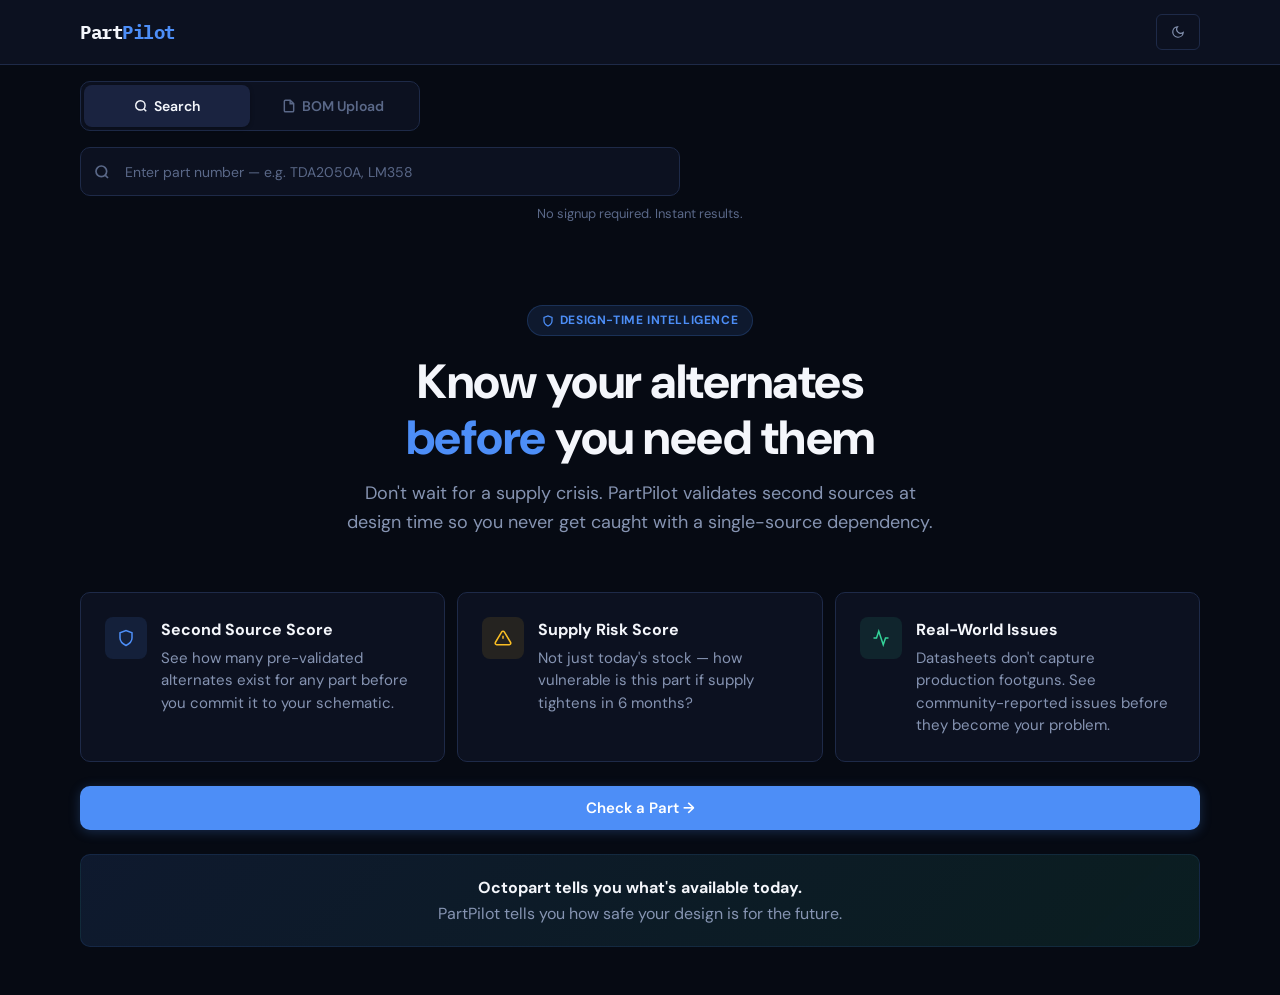
<file: index.html>
<!DOCTYPE html>
<html lang="en">
<head>
  <meta charset="UTF-8">
  <meta name="viewport" content="width=device-width, initial-scale=1.0">
  <title>PartPilot &mdash; Know Your Alternates Before You Need Them</title>
  <link rel="stylesheet" href="styles.css">
  <style>
    .hero { padding: 48px 0 32px; text-align: center; }
    .hero-pill {
      display: inline-flex; align-items: center; gap: 6px;
      padding: 5px 14px; background: var(--blue-dim);
      border: 1px solid rgba(77,142,247,0.2); border-radius: 100px;
      font-size: 12px; font-weight: 700; color: var(--blue);
      text-transform: uppercase; letter-spacing: 0.6px; margin-bottom: 18px;
    }
    .hero h1 {
      font-size: clamp(24px, 5vw, 48px);
      font-weight: 800; line-height: 1.15; letter-spacing: -0.5px; margin-bottom: 14px;
    }
    .hero h1 em { font-style: normal; color: var(--blue); }
    .hero .sub {
      font-size: clamp(15px, 2.5vw, 18px);
      color: var(--text-2); line-height: 1.6; max-width: 600px; margin: 0 auto;
    }
    .features { display: grid; grid-template-columns: 1fr; gap: 12px; }
    .feat {
      display: flex; align-items: flex-start; gap: 14px; padding: 20px;
      background: var(--bg-1); border: 1px solid var(--border-1);
      border-radius: var(--r); transition: all 0.2s;
    }
    .feat:hover { border-color: var(--border-2); background: var(--bg-2); }
    .feat-icon {
      flex-shrink: 0; width: 42px; height: 42px; border-radius: 8px;
      display: flex; align-items: center; justify-content: center;
    }
    .feat-icon.ic-blue { background: var(--blue-dim); color: var(--blue); }
    .feat-icon.ic-amber { background: var(--amber-dim); color: var(--amber); }
    .feat-icon.ic-green { background: var(--green-dim); color: var(--green); }
    .feat h4 { font-size: 15px; font-weight: 700; margin-bottom: 4px; }
    .feat p { font-size: 14px; color: var(--text-2); line-height: 1.5; }
    .diff {
      margin-top: 24px; padding: 20px;
      background: linear-gradient(135deg, var(--blue-dim), var(--green-dim));
      border: 1px solid rgba(77,142,247,0.12); border-radius: var(--r); text-align: center;
    }
    .diff p { font-size: 15px; color: var(--text-2); line-height: 1.6; }
    .diff strong { color: var(--text-0); }

    @media (min-width: 640px) { .features { grid-template-columns: 1fr 1fr; } .features .feat:last-child { grid-column: 1 / -1; } }
    @media (min-width: 768px) { .features { grid-template-columns: repeat(3,1fr); } .features .feat:last-child { grid-column: auto; } .hero { padding: 64px 0 48px; } }
    @media (min-width: 1024px) { .hero { padding: 80px 0 56px; } .feat { padding: 24px; } .feat h4 { font-size: 16px; } .feat p { font-size: 15px; } .diff p { font-size: 16px; } }
    @media (min-width: 1400px) { .hero { padding: 100px 0 64px; } .hero h1 { font-size: 52px; } .hero .sub { font-size: 20px; max-width: 680px; } .diff { padding: 28px; } }
  </style>
</head>
<body>
<div class="page">
  <nav class="nav">
    <div class="nav-logo">Part<b>Pilot</b></div>
    <div class="nav-right">
      <button class="nav-btn" id="themeBtn">
        <svg width="14" height="14" viewBox="0 0 24 24" fill="none" stroke="currentColor" stroke-width="2"><path d="M21 12.79A9 9 0 1 1 11.21 3 7 7 0 0 0 21 12.79z"/></svg>
      </button>
    </div>
  </nav>

  <div class="tabs">
    <a href="index.html" class="tab active">
      <svg width="14" height="14" viewBox="0 0 24 24" fill="none" stroke="currentColor" stroke-width="2.5"><circle cx="11" cy="11" r="8"/><path d="m21 21-4.35-4.35"/></svg>
      Search
    </a>
    <a href="bom-upload.html" class="tab">
      <svg width="14" height="14" viewBox="0 0 24 24" fill="none" stroke="currentColor" stroke-width="2.5"><path d="M14 2H6a2 2 0 0 0-2 2v16a2 2 0 0 0 2 2h12a2 2 0 0 0 2-2V8z"/><polyline points="14 2 14 8 20 8"/></svg>
      BOM Upload
    </a>
  </div>

  <div class="px">
    <div class="search-wrap anim">
      <svg class="s-icon" width="16" height="16" viewBox="0 0 24 24" fill="none" stroke="currentColor" stroke-width="2.5"><circle cx="11" cy="11" r="8"/><path d="m21 21-4.35-4.35"/></svg>
      <input class="search-input" id="partSearch" type="text" placeholder="Enter part number &mdash; e.g. TDA2050A, LM358" autocomplete="off" />
    </div>
    <p class="search-sub">No signup required. Instant results.</p>
  </div>

  <div class="px">
    <div class="hero anim anim-d1">
      <div class="hero-pill">
        <svg width="12" height="12" viewBox="0 0 24 24" fill="none" stroke="currentColor" stroke-width="2.5"><path d="M12 22s8-4 8-10V5l-8-3-8 3v7c0 6 8 10 8 10z"/></svg>
        Design-Time Intelligence
      </div>
      <h1>Know your alternates<br><em>before</em> you need them</h1>
      <p class="sub">Don't wait for a supply crisis. PartPilot validates second sources at design time so you never get caught with a single-source dependency.</p>
    </div>
  </div>

  <div class="px">
    <div class="features">
      <div class="feat anim anim-d2">
        <div class="feat-icon ic-blue"><svg width="18" height="18" viewBox="0 0 24 24" fill="none" stroke="currentColor" stroke-width="2"><path d="M12 22s8-4 8-10V5l-8-3-8 3v7c0 6 8 10 8 10z"/></svg></div>
        <div><h4>Second Source Score</h4><p>See how many pre-validated alternates exist for any part before you commit it to your schematic.</p></div>
      </div>
      <div class="feat anim anim-d3">
        <div class="feat-icon ic-amber"><svg width="18" height="18" viewBox="0 0 24 24" fill="none" stroke="currentColor" stroke-width="2"><path d="M10.29 3.86L1.82 18a2 2 0 0 0 1.71 3h16.94a2 2 0 0 0 1.71-3L13.71 3.86a2 2 0 0 0-3.42 0z"/><line x1="12" y1="9" x2="12" y2="13"/><line x1="12" y1="17" x2="12.01" y2="17"/></svg></div>
        <div><h4>Supply Risk Score</h4><p>Not just today's stock &mdash; how vulnerable is this part if supply tightens in 6 months?</p></div>
      </div>
      <div class="feat anim anim-d4">
        <div class="feat-icon ic-green"><svg width="18" height="18" viewBox="0 0 24 24" fill="none" stroke="currentColor" stroke-width="2"><polyline points="22 12 18 12 15 21 9 3 6 12 2 12"/></svg></div>
        <div><h4>Real-World Issues</h4><p>Datasheets don't capture production footguns. See community-reported issues before they become your problem.</p></div>
      </div>
    </div>
  </div>

  <div class="px mt-lg anim anim-d5">
    <button class="btn-primary full" id="checkBtn">Check a Part &rarr;</button>
  </div>

  <div class="px anim anim-d6">
    <div class="diff">
      <p><strong>Octopart tells you what's available today.</strong><br>PartPilot tells you how safe your design is for the future.</p>
    </div>
  </div>
</div>

<script src="app.js"></script>
<script>
  const searchInput = document.getElementById('partSearch');
  const checkBtn = document.getElementById('checkBtn');
  function go() {
    const v = searchInput.value.trim();
    if (!v) { searchInput.focus(); return; }
    window.location.href = 'part-detail.html?part=' + encodeURIComponent(v);
  }
  searchInput.addEventListener('keydown', e => { if (e.key === 'Enter') go(); });
  checkBtn.addEventListener('click', () => { if (!searchInput.value.trim()) searchInput.focus(); else go(); });
</script>
</body>
</html>
</file>
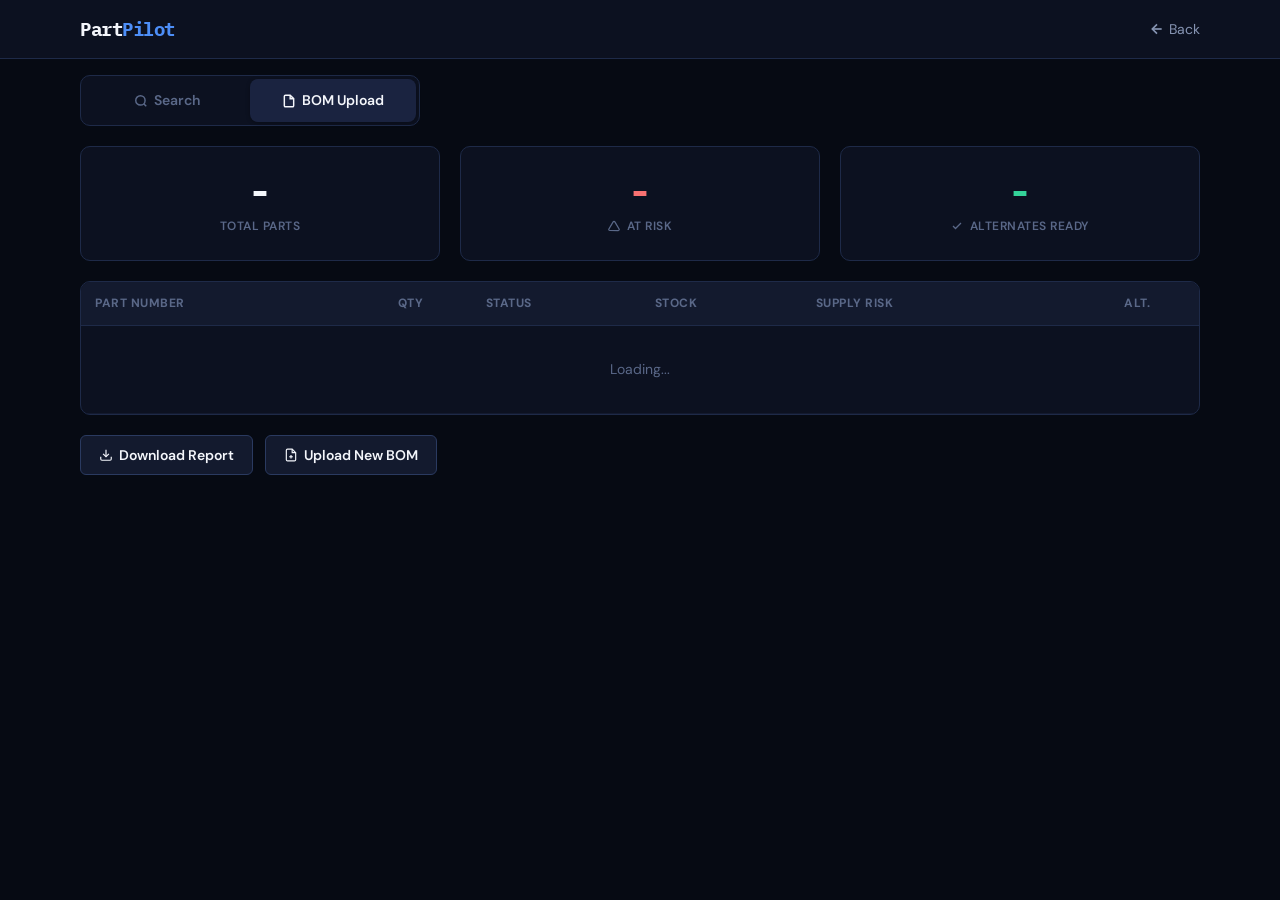
<file: bom-report.html>
<!DOCTYPE html>
<html lang="en">
<head>
  <meta charset="UTF-8">
  <meta name="viewport" content="width=device-width, initial-scale=1.0">
  <title>PartPilot &mdash; BOM Report</title>
  <link rel="stylesheet" href="styles.css">
  <style>
    .summary { display: grid; grid-template-columns: repeat(3, 1fr); gap: 10px; margin-top: 20px; }
    .sum-card { background: var(--bg-1); border: 1px solid var(--border-1); border-radius: var(--r); padding: 16px; text-align: center; }
    .sum-card .num { font-family: var(--font-mono); font-size: clamp(24px, 4vw, 36px); font-weight: 700; line-height: 1; }
    .sum-card .num.blue { color: var(--text-0); } .sum-card .num.red { color: var(--red); } .sum-card .num.green { color: var(--green); }
    .sum-card .lbl { font-size: 12px; color: var(--text-3); margin-top: 6px; text-transform: uppercase; letter-spacing: 0.5px; font-weight: 600; }
    .sum-card .lbl svg { vertical-align: -2px; margin-right: 3px; }
    .tbl-wrap { margin-top: 20px; border: 1px solid var(--border-1); border-radius: var(--r); overflow-x: auto; background: var(--bg-1); }
    .bom-tbl { width: 100%; border-collapse: collapse; min-width: 700px; }
    .bom-tbl th { font-size: 12px; font-weight: 700; text-transform: uppercase; letter-spacing: 0.5px; color: var(--text-3); text-align: left; padding: 12px 14px; border-bottom: 1px solid var(--border-1); background: var(--bg-2); position: sticky; top: 0; white-space: nowrap; }
    .bom-tbl td { font-size: 14px; padding: 12px 14px; color: var(--text-1); border-bottom: 1px solid rgba(30,42,72,0.4); white-space: nowrap; }
    .bom-tbl tr:hover td { background: var(--bg-2); }
    .bom-tbl .pn { font-family: var(--font-mono); font-weight: 600; color: var(--blue); cursor: pointer; }
    .bom-tbl .pn:hover { text-decoration: underline; }
    .bom-tbl .qty { font-family: var(--font-mono); text-align: center; }
    .bom-tbl .stock { font-family: var(--font-mono); }
    .st { padding: 3px 8px; border-radius: 4px; font-size: 12px; font-weight: 700; text-transform: uppercase; }
    .st-active { background: var(--green-dim); color: var(--green); }
    .st-nrnd { background: var(--red-dim); color: var(--red); }
    .st-eol { background: var(--amber-dim); color: var(--amber); }
    .risk-bar-cell { min-width: 120px; }
    .risk-wrap { display: flex; align-items: center; gap: 8px; }
    .risk-num { font-family: var(--font-mono); font-size: 14px; font-weight: 700; min-width: 24px; }
    .risk-num.low { color: var(--green); } .risk-num.med { color: var(--amber); } .risk-num.high { color: var(--red); }
    .risk-bar { flex: 1; height: 6px; border-radius: 3px; background: var(--border-1); overflow: hidden; }
    .risk-fill { height: 100%; border-radius: 3px; }
    .risk-fill.low { background: var(--green); } .risk-fill.med { background: var(--amber); } .risk-fill.high { background: var(--red); }
    .alt-ok { color: var(--green); cursor: pointer; display: flex; align-items: center; justify-content: center; }
    .alt-none { color: var(--text-3); display: flex; align-items: center; justify-content: center; }
    .actions { display: flex; align-items: center; gap: 12px; margin-top: 20px; flex-wrap: wrap; }
    @media (min-width: 768px) { .summary { gap: 16px; } .sum-card { padding: 20px; } }
    @media (min-width: 1024px) { .summary { gap: 20px; } .sum-card { padding: 24px; } .sum-card .num { font-size: 40px; } }
  </style>
</head>
<body>
<div class="page">
  <nav class="nav">
    <a href="index.html" class="nav-logo">Part<b>Pilot</b></a>
    <a href="bom-upload.html" class="nav-back">
      <svg width="16" height="16" viewBox="0 0 24 24" fill="none" stroke="currentColor" stroke-width="2.5"><path d="M19 12H5"/><polyline points="12 19 5 12 12 5"/></svg>
      Back
    </a>
  </nav>

  <div class="tabs">
    <a href="index.html" class="tab">
      <svg width="14" height="14" viewBox="0 0 24 24" fill="none" stroke="currentColor" stroke-width="2.5"><circle cx="11" cy="11" r="8"/><path d="m21 21-4.35-4.35"/></svg>
      Search
    </a>
    <a href="bom-upload.html" class="tab active">
      <svg width="14" height="14" viewBox="0 0 24 24" fill="none" stroke="currentColor" stroke-width="2.5"><path d="M14 2H6a2 2 0 0 0-2 2v16a2 2 0 0 0 2 2h12a2 2 0 0 0 2-2V8z"/><polyline points="14 2 14 8 20 8"/></svg>
      BOM Upload
    </a>
  </div>

  <div class="px">
    <div class="summary anim">
      <div class="sum-card">
        <div class="num blue" id="totalParts">-</div>
        <div class="lbl">Total Parts</div>
      </div>
      <div class="sum-card">
        <div class="num red" id="atRisk">-</div>
        <div class="lbl">
          <svg width="12" height="12" viewBox="0 0 24 24" fill="none" stroke="currentColor" stroke-width="2.5"><path d="M10.29 3.86L1.82 18a2 2 0 0 0 1.71 3h16.94a2 2 0 0 0 1.71-3L13.71 3.86a2 2 0 0 0-3.42 0z"/></svg>
          At Risk
        </div>
      </div>
      <div class="sum-card">
        <div class="num green" id="altsReady">-</div>
        <div class="lbl">
          <svg width="12" height="12" viewBox="0 0 24 24" fill="none" stroke="currentColor" stroke-width="2.5"><polyline points="20 6 9 17 4 12"/></svg>
          Alternates Ready
        </div>
      </div>
    </div>

    <div class="tbl-wrap anim anim-d1">
      <table class="bom-tbl" id="bomTable">
        <thead>
          <tr>
            <th>Part Number</th>
            <th style="text-align:center">Qty</th>
            <th>Status</th>
            <th>Stock</th>
            <th class="risk-bar-cell">Supply Risk</th>
            <th style="text-align:center">Alt.</th>
          </tr>
        </thead>
        <tbody id="bomBody">
          <tr><td colspan="6" style="text-align:center; padding:32px; color:var(--text-3);">Loading...</td></tr>
        </tbody>
      </table>
    </div>

    <div class="actions anim anim-d2">
      <button class="btn-secondary" id="downloadBtn">
        <svg width="14" height="14" viewBox="0 0 24 24" fill="none" stroke="currentColor" stroke-width="2"><path d="M21 15v4a2 2 0 0 1-2 2H5a2 2 0 0 1-2-2v-4"/><polyline points="7 10 12 15 17 10"/><line x1="12" y1="15" x2="12" y2="3"/></svg>
        Download Report
      </button>
      <button class="btn-secondary" onclick="window.location.href='bom-upload.html'">
        <svg width="14" height="14" viewBox="0 0 24 24" fill="none" stroke="currentColor" stroke-width="2"><path d="M14 2H6a2 2 0 0 0-2 2v16a2 2 0 0 0 2 2h12a2 2 0 0 0 2-2V8z"/><polyline points="14 2 14 8 20 8"/><line x1="12" y1="18" x2="12" y2="12"/><line x1="9" y1="15" x2="15" y2="15"/></svg>
        Upload New BOM
      </button>
    </div>
  </div>
</div>

<script src="api.js"></script>
<script>
  const params = new URLSearchParams(window.location.search);
  const reportId = params.get('id') || params.get('demo');

  if (reportId) {
    loadBOMReport(reportId);
  }

  document.getElementById('downloadBtn').addEventListener('click', () => {
    if (reportId) {
      downloadReport(reportId, 'csv');
    }
  });
</script>
</body>
</html>
</file>
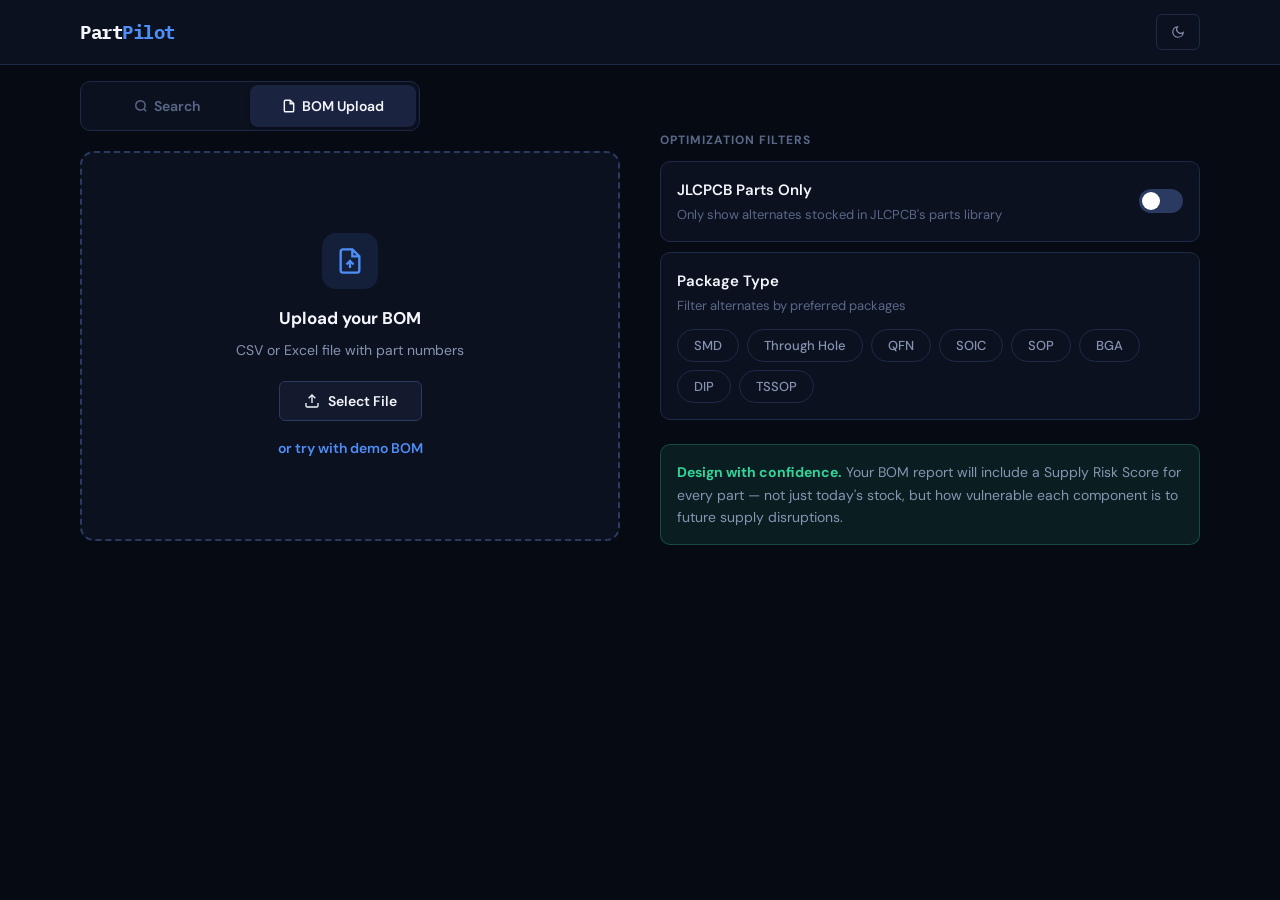
<file: bom-upload.html>
<!DOCTYPE html>
<html lang="en">
<head>
  <meta charset="UTF-8">
  <meta name="viewport" content="width=device-width, initial-scale=1.0">
  <title>PartPilot &mdash; BOM Upload</title>
  <link rel="stylesheet" href="styles.css">
  <style>
    .upload-zone {
      border: 2px dashed var(--border-2); border-radius: var(--r-lg);
      padding: 48px 24px; text-align: center; background: var(--bg-1);
      cursor: pointer; transition: all 0.3s; position: relative; overflow: hidden; margin-top: 20px;
    }
    .upload-zone:hover, .upload-zone.dragover { border-color: var(--blue); background: rgba(77,142,247,0.03); }
    .uz-icon {
      width: 56px; height: 56px; margin: 0 auto 16px; border-radius: 14px;
      background: var(--blue-dim); display: flex; align-items: center; justify-content: center; color: var(--blue);
    }
    .upload-zone h3 { font-size: 17px; font-weight: 700; margin-bottom: 6px; }
    .upload-zone .uz-sub { font-size: 14px; color: var(--text-2); margin-bottom: 20px; }
    .uz-btn {
      display: inline-flex; align-items: center; gap: 8px; padding: 10px 24px;
      font-size: 14px; font-weight: 600; background: var(--bg-2); border: 1.5px solid var(--border-2);
      border-radius: var(--r-sm); color: var(--text-0); font-family: var(--font-body); cursor: pointer; transition: all 0.2s;
    }
    .uz-btn:hover { border-color: var(--blue); background: var(--bg-3); }
    .demo-link { display: block; margin-top: 16px; font-size: 14px; color: var(--blue); font-weight: 600; }
    .demo-link:hover { text-decoration: underline; }
    #fileInput { display: none; }
    .file-selected { display: none; margin-top: 20px; padding: 16px; background: var(--bg-1); border: 1px solid var(--border-1); border-radius: var(--r); }
    .file-selected.visible { display: block; }
    .file-info { display: flex; align-items: center; gap: 12px; }
    .file-icon { width: 40px; height: 40px; border-radius: 8px; background: var(--green-dim); color: var(--green); display: flex; align-items: center; justify-content: center; flex-shrink: 0; }
    .file-name { font-size: 15px; font-weight: 600; }
    .file-size { font-size: 13px; color: var(--text-3); }
    .file-remove { margin-left: auto; background: none; border: none; color: var(--text-3); cursor: pointer; padding: 4px; }
    .file-remove:hover { color: var(--red); }
    .filter-card { background: var(--bg-1); border: 1px solid var(--border-1); border-radius: var(--r); padding: 16px; margin-top: 10px; }
    .filter-card label { display: block; font-size: 15px; font-weight: 600; margin-bottom: 3px; }
    .filter-card .fdesc { font-size: 13px; color: var(--text-3); margin-bottom: 12px; }
    .toggle-row { display: flex; align-items: center; justify-content: space-between; }
    .toggle-row .fdesc { margin-bottom: 0; }
    .loading-state { display: none; text-align: center; padding: 64px 24px; }
    .loading-state.visible { display: block; }
    .spinner { width: 40px; height: 40px; border: 3px solid var(--border-1); border-top-color: var(--blue); border-radius: 50%; margin: 0 auto 16px; animation: spin 0.7s linear infinite; }
    .loading-state p { font-size: 15px; color: var(--text-2); }
    .loading-state .ls-sub { font-size: 13px; color: var(--text-3); margin-top: 4px; }
    .info-card { margin-top: 24px; padding: 16px; background: var(--green-dim); border: 1px solid var(--green-border); border-radius: var(--r); }
    .info-card p { font-size: 14px; color: var(--text-2); line-height: 1.6; }
    .info-card strong { color: var(--green); }
    .err-msg { display: none; margin-top: 12px; padding: 12px; background: var(--red-dim); border: 1px solid var(--red-border); border-radius: var(--r-sm); color: var(--red); font-size: 14px; }
    .err-msg.visible { display: block; }
    @keyframes spin { to { transform: rotate(360deg); } }
    @media (min-width: 768px) {
      .upload-zone { padding: 64px 32px; }
      .bom-layout { display: grid; grid-template-columns: 1fr 1fr; gap: 24px; align-items: start; }
    }
    @media (min-width: 1024px) { .upload-zone { padding: 80px 40px; } .bom-layout { gap: 40px; } }
  </style>
</head>
<body>
<div class="page">
  <nav class="nav">
    <a href="index.html" class="nav-logo">Part<b>Pilot</b></a>
    <div class="nav-right">
      <button class="nav-btn" id="themeBtn">
        <svg width="14" height="14" viewBox="0 0 24 24" fill="none" stroke="currentColor" stroke-width="2"><path d="M21 12.79A9 9 0 1 1 11.21 3 7 7 0 0 0 21 12.79z"/></svg>
      </button>
    </div>
  </nav>

  <div class="tabs">
    <a href="index.html" class="tab">
      <svg width="14" height="14" viewBox="0 0 24 24" fill="none" stroke="currentColor" stroke-width="2.5"><circle cx="11" cy="11" r="8"/><path d="m21 21-4.35-4.35"/></svg>
      Search
    </a>
    <a href="bom-upload.html" class="tab active">
      <svg width="14" height="14" viewBox="0 0 24 24" fill="none" stroke="currentColor" stroke-width="2.5"><path d="M14 2H6a2 2 0 0 0-2 2v16a2 2 0 0 0 2 2h12a2 2 0 0 0 2-2V8z"/><polyline points="14 2 14 8 20 8"/></svg>
      BOM Upload
    </a>
  </div>

  <div class="px">
    <div class="loading-state" id="loadingState">
      <div class="spinner"></div>
      <p>Analyzing your BOM...</p>
      <p class="ls-sub">Checking lifecycle, stock, supply risk &amp; alternates</p>
    </div>
    <div class="err-msg" id="errMsg"></div>

    <div class="bom-layout" id="bomContent">
      <div class="bom-left">
        <div class="upload-zone anim" id="dropZone">
          <div class="uz-icon">
            <svg width="28" height="28" viewBox="0 0 24 24" fill="none" stroke="currentColor" stroke-width="2"><path d="M14 2H6a2 2 0 0 0-2 2v16a2 2 0 0 0 2 2h12a2 2 0 0 0 2-2V8z"/><polyline points="14 2 14 8 20 8"/><line x1="12" y1="18" x2="12" y2="12"/><polyline points="9 15 12 12 15 15"/></svg>
          </div>
          <h3>Upload your BOM</h3>
          <p class="uz-sub">CSV or Excel file with part numbers</p>
          <button class="uz-btn" id="selectFileBtn">
            <svg width="16" height="16" viewBox="0 0 24 24" fill="none" stroke="currentColor" stroke-width="2"><path d="M21 15v4a2 2 0 0 1-2 2H5a2 2 0 0 1-2-2v-4"/><polyline points="17 8 12 3 7 8"/><line x1="12" y1="3" x2="12" y2="15"/></svg>
            Select File
          </button>
          <a href="#" class="demo-link" id="demoLink">or try with demo BOM</a>
          <input type="file" id="fileInput" accept=".csv,.xlsx,.xls" />
        </div>
        <div class="file-selected" id="fileSelected">
          <div class="file-info">
            <div class="file-icon">
              <svg width="20" height="20" viewBox="0 0 24 24" fill="none" stroke="currentColor" stroke-width="2"><path d="M14 2H6a2 2 0 0 0-2 2v16a2 2 0 0 0 2 2h12a2 2 0 0 0 2-2V8z"/><polyline points="14 2 14 8 20 8"/></svg>
            </div>
            <div>
              <div class="file-name" id="fileName"></div>
              <div class="file-size" id="fileSize"></div>
            </div>
            <button class="file-remove" id="fileRemove">
              <svg width="18" height="18" viewBox="0 0 24 24" fill="none" stroke="currentColor" stroke-width="2"><line x1="18" y1="6" x2="6" y2="18"/><line x1="6" y1="6" x2="18" y2="18"/></svg>
            </button>
          </div>
          <button class="btn-primary full mt" id="analyzeBtn">Analyze BOM &rarr;</button>
        </div>
      </div>

      <div class="bom-right">
        <div class="filters-section anim anim-d1">
          <div class="stitle">Optimization Filters</div>
          <div class="filter-card">
            <div class="toggle-row">
              <div>
                <label>JLCPCB Parts Only</label>
                <div class="fdesc">Only show alternates stocked in JLCPCB's parts library</div>
              </div>
              <button class="toggle" id="jlcpcbToggle"></button>
            </div>
          </div>
          <div class="filter-card">
            <label>Package Type</label>
            <div class="fdesc">Filter alternates by preferred packages</div>
            <div class="chips" id="packageChips">
              <button class="chip" data-val="smd">SMD</button>
              <button class="chip" data-val="tht">Through Hole</button>
              <button class="chip" data-val="qfn">QFN</button>
              <button class="chip" data-val="soic">SOIC</button>
              <button class="chip" data-val="sop">SOP</button>
              <button class="chip" data-val="bga">BGA</button>
              <button class="chip" data-val="dip">DIP</button>
              <button class="chip" data-val="tssop">TSSOP</button>
            </div>
          </div>
        </div>
        <div class="info-card anim anim-d2">
          <p><strong>Design with confidence.</strong> Your BOM report will include a Supply Risk Score for every part &mdash; not just today's stock, but how vulnerable each component is to future supply disruptions.</p>
        </div>
      </div>
    </div>
  </div>
</div>

<script src="api.js"></script>
<script>
  const dropZone = document.getElementById('dropZone');
  const fileInput = document.getElementById('fileInput');
  const selectBtn = document.getElementById('selectFileBtn');
  const demoLink = document.getElementById('demoLink');
  const fileSelected = document.getElementById('fileSelected');
  const fileNameEl = document.getElementById('fileName');
  const fileSizeEl = document.getElementById('fileSize');
  const fileRemove = document.getElementById('fileRemove');
  const analyzeBtn = document.getElementById('analyzeBtn');
  const loadingState = document.getElementById('loadingState');
  const bomContent = document.getElementById('bomContent');
  const jlcpcbToggle = document.getElementById('jlcpcbToggle');
  const errMsg = document.getElementById('errMsg');

  let selectedFile = null;

  selectBtn.addEventListener('click', e => { e.stopPropagation(); fileInput.click(); });
  dropZone.addEventListener('click', () => fileInput.click());
  fileInput.addEventListener('change', e => { if (e.target.files.length) showFile(e.target.files[0]); });

  dropZone.addEventListener('dragover', e => { e.preventDefault(); dropZone.classList.add('dragover'); });
  dropZone.addEventListener('dragleave', () => dropZone.classList.remove('dragover'));
  dropZone.addEventListener('drop', e => {
    e.preventDefault(); dropZone.classList.remove('dragover');
    if (e.dataTransfer.files.length) showFile(e.dataTransfer.files[0]);
  });

  function showFile(file) {
    selectedFile = file;
    fileNameEl.textContent = file.name;
    fileSizeEl.textContent = formatSize(file.size);
    dropZone.style.display = 'none';
    fileSelected.classList.add('visible');
    errMsg.classList.remove('visible');
  }

  fileRemove.addEventListener('click', () => {
    selectedFile = null; fileInput.value = '';
    fileSelected.classList.remove('visible');
    dropZone.style.display = '';
  });

  analyzeBtn.addEventListener('click', async () => {
    if (!selectedFile) return;
    bomContent.style.display = 'none';
    loadingState.classList.add('visible');
    errMsg.classList.remove('visible');

    try {
      const reportId = await uploadBOM(
        selectedFile,
        jlcpcbToggle.classList.contains('on'),
        getSelectedPackages()
      );
      window.location.href = `bom-report.html?id=${reportId}`;
    } catch (err) {
      console.error('Upload failed:', err);
      loadingState.classList.remove('visible');
      bomContent.style.display = '';
      errMsg.textContent = 'Upload failed: ' + err.message;
      errMsg.classList.add('visible');
    }
  });

  demoLink.addEventListener('click', async (e) => {
    e.preventDefault(); e.stopPropagation();
    bomContent.style.display = 'none';
    loadingState.classList.add('visible');

    try {
      const reportId = await loadDemoBOM();
      window.location.href = `bom-report.html?id=${reportId}`;
    } catch (err) {
      console.error('Demo failed:', err);
      loadingState.classList.remove('visible');
      bomContent.style.display = '';
      errMsg.textContent = 'Demo load failed: ' + err.message;
      errMsg.classList.add('visible');
    }
  });

  jlcpcbToggle.addEventListener('click', () => jlcpcbToggle.classList.toggle('on'));
  document.querySelectorAll('#packageChips .chip').forEach(c => c.addEventListener('click', () => c.classList.toggle('on')));

  function getSelectedPackages() {
    return [...document.querySelectorAll('#packageChips .chip.on')].map(c => c.dataset.val);
  }
  function formatSize(b) {
    if (b < 1024) return b + ' B';
    if (b < 1048576) return (b / 1024).toFixed(1) + ' KB';
    return (b / 1048576).toFixed(1) + ' MB';
  }
</script>
</body>
</html>
</file>
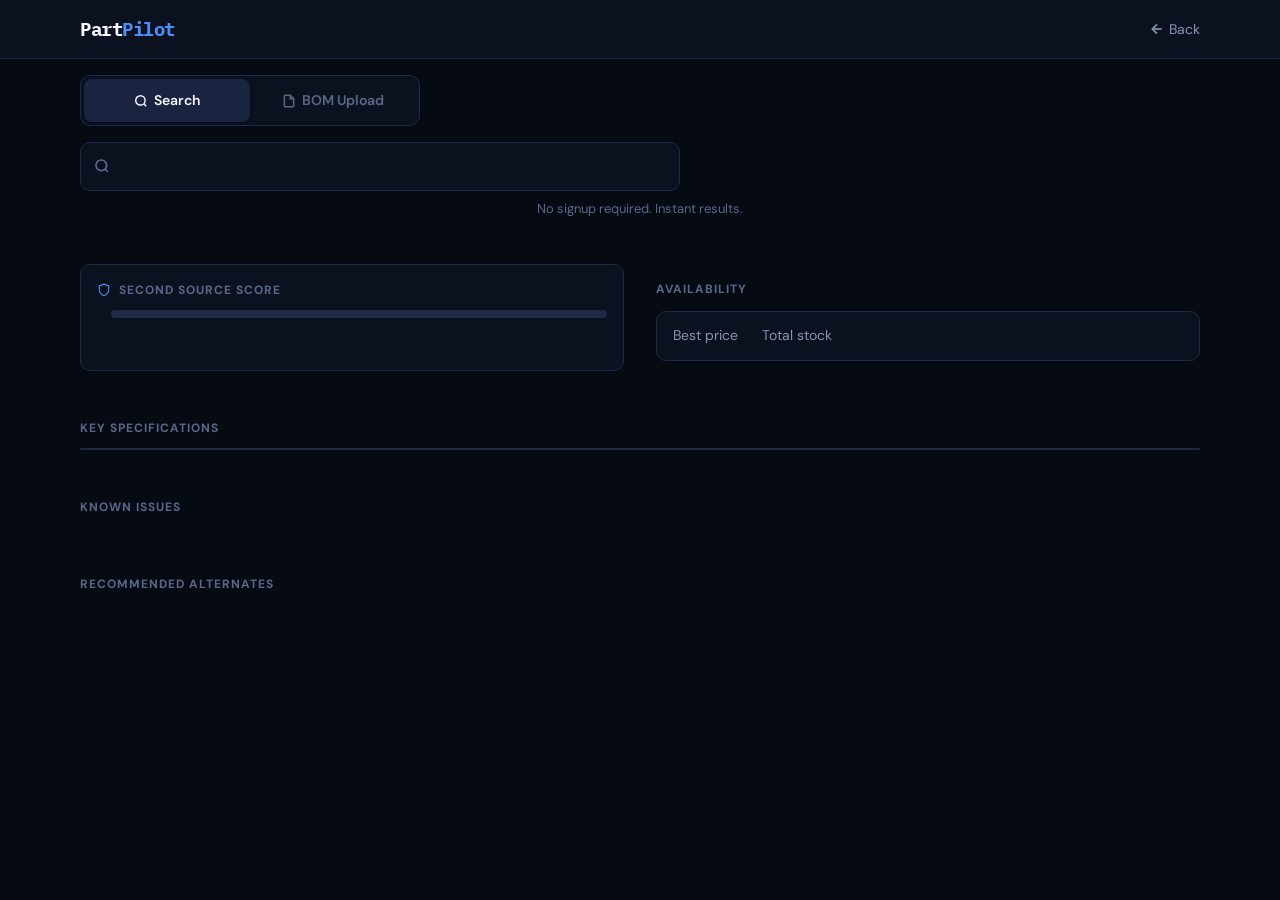
<file: part-detail.html>
<!DOCTYPE html>
<html lang="en">
<head>
  <meta charset="UTF-8">
  <meta name="viewport" content="width=device-width, initial-scale=1.0">
  <title>PartPilot &mdash; Part Detail</title>
  <link rel="stylesheet" href="styles.css">
  <style>
    .part-num { font-family: var(--font-mono); font-size: clamp(20px, 4vw, 28px); font-weight: 700; margin-bottom: 4px; }
    .part-desc { font-size: 15px; color: var(--text-2); margin-bottom: 10px; }
    .status-row { display: flex; align-items: center; gap: 10px; flex-wrap: wrap; }
    .pkg-info { font-size: 14px; color: var(--text-3); font-family: var(--font-mono); }
    .ss-card { background: var(--bg-1); border: 1px solid var(--border-1); border-radius: var(--r); padding: 16px; margin-top: 16px; }
    .ss-row { display: flex; align-items: center; gap: 14px; margin-top: 10px; }
    .ss-num { font-family: var(--font-mono); font-size: 32px; font-weight: 700; line-height: 1; }
    .ss-num.high { color: var(--green); } .ss-num.med { color: var(--amber); } .ss-num.low { color: var(--red); }
    .ss-bar-wrap { flex: 1; }
    .ss-bar-bg { width: 100%; height: 8px; border-radius: 4px; background: var(--border-1); overflow: hidden; }
    .ss-bar { height: 100%; border-radius: 4px; transition: width 0.8s ease 0.3s; }
    .ss-bar.high { background: linear-gradient(90deg, #34d399, #6ee7b7); }
    .ss-bar.med { background: linear-gradient(90deg, #fbbf24, #fde68a); }
    .ss-bar.low { background: linear-gradient(90deg, #f87171, #fca5a5); }
    .ss-detail { font-size: 13px; color: var(--text-2); margin-top: 6px; }
    .ss-verdict { margin-top: 10px; padding: 10px 14px; border-radius: var(--r-sm); font-size: 14px; font-weight: 600; line-height: 1.4; }
    .ss-verdict.safe { background: var(--green-dim); color: var(--green); border: 1px solid var(--green-border); }
    .ss-verdict.caution { background: var(--amber-dim); color: var(--amber); border: 1px solid var(--amber-border); }
    .ss-verdict.danger { background: var(--red-dim); color: var(--red); border: 1px solid var(--red-border); }
    .dist { padding: 14px 16px; }
    .dist-name { font-size: 15px; font-weight: 700; margin-bottom: 6px; }
    .dist-row { display: flex; justify-content: space-between; font-size: 14px; }
    .dist-stock { color: var(--green); font-weight: 600; font-family: var(--font-mono); }
    .dist-price { color: var(--blue); font-weight: 600; font-family: var(--font-mono); }
    .dist-lead { color: var(--text-3); font-size: 13px; margin-top: 4px; }
    .price-row { display: flex; gap: 24px; margin-top: 12px; padding: 12px 16px; background: var(--bg-1); border: 1px solid var(--border-1); border-radius: var(--r); }
    .price-row div { font-size: 14px; color: var(--text-2); }
    .price-row strong { display: block; font-size: 16px; font-family: var(--font-mono); color: var(--text-0); margin-top: 2px; }
    .issue { padding: 14px 16px; }
    .issue-hdr { display: flex; align-items: center; gap: 8px; margin-bottom: 6px; }
    .sev-dot { width: 8px; height: 8px; border-radius: 50%; flex-shrink: 0; }
    .sev-dot.high { background: var(--red); } .sev-dot.med { background: var(--amber); } .sev-dot.low { background: var(--teal); }
    .issue-title { font-size: 14px; font-weight: 600; }
    .sev-tag { font-size: 11px; padding: 3px 8px; border-radius: 4px; font-weight: 700; text-transform: uppercase; margin-left: auto; }
    .sev-tag.high { background: var(--red-dim); color: var(--red); }
    .sev-tag.med { background: var(--amber-dim); color: var(--amber); }
    .sev-tag.low { background: var(--teal-dim); color: var(--teal); }
    .issue-desc { font-size: 13px; color: var(--text-2); line-height: 1.5; }
    .issue-src { font-size: 12px; color: var(--text-3); margin-top: 6px; font-style: italic; }
    .alt { padding: 16px; }
    .alt-top { display: flex; align-items: flex-start; justify-content: space-between; gap: 8px; margin-bottom: 2px; }
    .alt-pn { font-family: var(--font-mono); font-size: 17px; font-weight: 700; }
    .alt-mfr { font-size: 14px; color: var(--text-2); }
    .safe-pill { display: inline-flex; align-items: center; gap: 4px; padding: 4px 10px; border-radius: 100px; font-size: 12px; font-weight: 700; background: var(--green-dim); color: var(--green); border: 1px solid var(--green-border); white-space: nowrap; }
    .alt-conf { display: flex; align-items: center; gap: 8px; margin: 10px 0; flex-wrap: wrap; }
    .alt-conf .cl { font-size: 13px; color: var(--text-3); }
    .alt-conf .cv { font-family: var(--font-mono); font-size: 17px; font-weight: 700; }
    .alt-conf .cv.high { color: var(--green); } .alt-conf .cv.med { color: var(--amber); }
    .detail-grid { display: grid; grid-template-columns: 1fr; gap: 0; }
    @media (min-width: 768px) {
      .detail-grid { grid-template-columns: 1fr 1fr; gap: 24px; margin-top: 20px; }
      .detail-grid .full-span { grid-column: 1 / -1; }
      .ss-card { margin-top: 0; }
    }
    @media (min-width: 1024px) { .detail-grid { gap: 32px; } .alt { padding: 20px; } }
    @media (min-width: 1400px) { .detail-grid { gap: 40px; } }
  </style>
</head>
<body>
<div class="page">
  <nav class="nav">
    <a href="index.html" class="nav-logo">Part<b>Pilot</b></a>
    <a href="index.html" class="nav-back">
      <svg width="16" height="16" viewBox="0 0 24 24" fill="none" stroke="currentColor" stroke-width="2.5"><path d="M19 12H5"/><polyline points="12 19 5 12 12 5"/></svg>
      Back
    </a>
  </nav>

  <div class="tabs">
    <a href="index.html" class="tab active">
      <svg width="14" height="14" viewBox="0 0 24 24" fill="none" stroke="currentColor" stroke-width="2.5"><circle cx="11" cy="11" r="8"/><path d="m21 21-4.35-4.35"/></svg>
      Search
    </a>
    <a href="bom-upload.html" class="tab">
      <svg width="14" height="14" viewBox="0 0 24 24" fill="none" stroke="currentColor" stroke-width="2.5"><path d="M14 2H6a2 2 0 0 0-2 2v16a2 2 0 0 0 2 2h12a2 2 0 0 0 2-2V8z"/><polyline points="14 2 14 8 20 8"/></svg>
      BOM Upload
    </a>
  </div>

  <div class="px">
    <div class="search-wrap anim">
      <svg class="s-icon" width="16" height="16" viewBox="0 0 24 24" fill="none" stroke="currentColor" stroke-width="2.5"><circle cx="11" cy="11" r="8"/><path d="m21 21-4.35-4.35"/></svg>
      <input class="search-input" id="searchInput" type="text" value="" />
    </div>
    <p class="search-sub">No signup required. Instant results.</p>
  </div>

  <div class="px">
    <div class="alert alert-danger mt anim anim-d1" id="alertBanner" style="display:none;">
      <svg width="20" height="20" viewBox="0 0 24 24" fill="none" stroke="currentColor" stroke-width="2.5"><path d="M10.29 3.86L1.82 18a2 2 0 0 0 1.71 3h16.94a2 2 0 0 0 1.71-3L13.71 3.86a2 2 0 0 0-3.42 0z"/><line x1="12" y1="9" x2="12" y2="13"/><line x1="12" y1="17" x2="12.01" y2="17"/></svg>
      <p id="alertText"></p>
    </div>

    <div class="mt anim anim-d1">
      <div class="part-num" id="partNumber"></div>
      <div class="part-desc" id="partDesc"></div>
      <div class="status-row">
        <span class="badge" id="statusBadge"></span>
        <span class="pkg-info" id="pkgInfo"></span>
      </div>
    </div>

    <div class="detail-grid">
      <div class="ss-card anim anim-d2">
        <div class="stitle flex items-center gap-sm">
          <svg width="14" height="14" viewBox="0 0 24 24" fill="none" stroke="var(--blue)" stroke-width="2"><path d="M12 22s8-4 8-10V5l-8-3-8 3v7c0 6 8 10 8 10z"/></svg>
          Second Source Score
        </div>
        <div class="ss-row">
          <div class="ss-num" id="ssScore"></div>
          <div class="ss-bar-wrap">
            <div class="ss-bar-bg"><div class="ss-bar" id="ssBar" style="width:0%"></div></div>
            <div class="ss-detail" id="ssDetail"></div>
          </div>
        </div>
        <div class="ss-verdict" id="ssVerdict"></div>
      </div>

      <div class="anim anim-d2">
        <div class="stitle mt">Availability</div>
        <div id="distList"></div>
        <div class="price-row">
          <div>Best price<br><strong id="bestPrice"></strong></div>
          <div>Total stock<br><strong id="totalStock"></strong></div>
        </div>
      </div>

      <div class="full-span anim anim-d3">
        <div class="stitle mt">Key Specifications</div>
        <div class="spec-grid" id="specsGrid"></div>
      </div>

      <div class="full-span anim anim-d4">
        <div class="stitle mt">Known Issues</div>
        <div id="issuesList"></div>
      </div>

      <div class="full-span anim anim-d5">
        <div class="stitle mt">Recommended Alternates</div>
        <div id="altsList"></div>
      </div>
    </div>
  </div>
</div>

<script src="api.js"></script>
<script>
  const params = new URLSearchParams(window.location.search);
  const pn = params.get('part') || '';
  document.getElementById('searchInput').value = pn;
  document.title = 'PartPilot - ' + pn;

  document.getElementById('searchInput').addEventListener('keydown', e => {
    if (e.key === 'Enter') {
      const v = e.target.value.trim();
      if (v) window.location.href = `part-detail.html?part=${encodeURIComponent(v)}`;
    }
  });

  if (pn) loadPartDetail(pn);
</script>
</body>
</html>
</file>
<file: styles.css>
/* ===================================================
   PARTPILOT DESIGN SYSTEM v2
   Industrial-precision dark theme. Readable on mobile.
   =================================================== */

@import url('https://fonts.googleapis.com/css2?family=IBM+Plex+Mono:wght@400;500;600;700&family=DM+Sans:wght@400;500;600;700;800&display=swap');

:root {
  --bg-0: #060a13;
  --bg-1: #0c1120;
  --bg-2: #131a2e;
  --bg-3: #1a2340;
  --bg-hover: #1f2b4a;
  --border-1: #1e2a48;
  --border-2: #2a3a60;
  --border-focus: #4d8ef7;
  --text-0: #f4f6fb;
  --text-1: #c4ccdf;
  --text-2: #8694b2;
  --text-3: #5a6888;
  --blue: #4d8ef7;
  --blue-dim: rgba(77,142,247,0.12);
  --blue-glow: rgba(77,142,247,0.25);
  --green: #34d399;
  --green-dim: rgba(52,211,153,0.10);
  --green-border: rgba(52,211,153,0.25);
  --amber: #fbbf24;
  --amber-dim: rgba(251,191,36,0.10);
  --amber-border: rgba(251,191,36,0.25);
  --red: #f87171;
  --red-dim: rgba(248,113,113,0.10);
  --red-border: rgba(248,113,113,0.25);
  --teal: #2dd4bf;
  --teal-dim: rgba(45,212,191,0.10);
  --r: 10px;
  --r-sm: 6px;
  --r-lg: 14px;
  --font-body: 'DM Sans', system-ui, sans-serif;
  --font-mono: 'IBM Plex Mono', 'Menlo', monospace;
  --pad: 20px;

  /* BASE URL for API calls - change this to match your deployment */
  /* Used in JS as: const API_BASE = 'https://buildingsuit.com/BOM'; */
}

*, *::before, *::after { margin: 0; padding: 0; box-sizing: border-box; }
html { scroll-behavior: smooth; }

body {
  font-family: var(--font-body);
  background: var(--bg-0);
  color: var(--text-0);
  min-height: 100vh;
  font-size: 16px;
  line-height: 1.6;
  -webkit-font-smoothing: antialiased;
}
a { color: inherit; text-decoration: none; }
button { cursor: pointer; font-family: var(--font-body); }
input { font-family: var(--font-body); }

/* -- Layout -- */
.page { width: 100%; padding-bottom: 48px; }
.px { padding-left: var(--pad); padding-right: var(--pad); }

/* -- Nav -- */
.nav {
  display: flex; align-items: center; justify-content: space-between;
  padding: 14px var(--pad);
  border-bottom: 1px solid var(--border-1);
  background: var(--bg-1);
  position: sticky; top: 0; z-index: 100;
  backdrop-filter: blur(12px);
}
.nav-logo {
  font-family: var(--font-mono); font-weight: 700; font-size: 19px;
  color: var(--text-0); letter-spacing: -0.5px;
}
.nav-logo b { color: var(--blue); }
.nav-right { display: flex; align-items: center; gap: 10px; }
.nav-btn {
  height: 36px; padding: 0 14px; border-radius: var(--r-sm);
  border: 1px solid var(--border-1); background: transparent;
  color: var(--text-2); font-size: 14px; font-weight: 500;
  display: flex; align-items: center; gap: 6px; transition: all 0.2s;
}
.nav-btn:hover { border-color: var(--border-2); color: var(--text-1); background: var(--bg-2); }
.nav-back {
  font-size: 14px; color: var(--text-2);
  display: flex; align-items: center; gap: 4px; transition: color 0.2s;
}
.nav-back:hover { color: var(--text-0); }

/* -- Tabs -- */
.tabs {
  display: flex; margin: 16px var(--pad) 0;
  background: var(--bg-1); border-radius: var(--r); padding: 3px;
  border: 1px solid var(--border-1);
}
.tab {
  flex: 1; padding: 10px 14px; text-align: center; font-size: 14px; font-weight: 600;
  border-radius: calc(var(--r) - 2px); transition: all 0.2s;
  color: var(--text-3); background: transparent; border: none;
  display: flex; align-items: center; justify-content: center; gap: 6px;
}
.tab.active { background: var(--bg-3); color: var(--text-0); box-shadow: 0 1px 4px rgba(0,0,0,0.3); }
.tab:not(.active):hover { color: var(--text-2); }

/* -- Search -- */
.search-wrap { position: relative; margin-top: 16px; }
.search-wrap .s-icon {
  position: absolute; left: 14px; top: 50%; transform: translateY(-50%); color: var(--text-3);
  pointer-events: none;
}
.search-input {
  width: 100%; padding: 14px 16px 14px 44px;
  font-size: 15px; font-family: var(--font-mono);
  background: var(--bg-1); border: 1.5px solid var(--border-1);
  border-radius: var(--r); color: var(--text-0); outline: none; transition: all 0.2s;
}
.search-input::placeholder { color: var(--text-3); font-family: var(--font-body); font-size: 14px; }
.search-input:focus { border-color: var(--blue); box-shadow: 0 0 0 3px var(--blue-dim); }
.search-sub { text-align: center; margin-top: 8px; font-size: 13px; color: var(--text-3); }

/* -- Cards -- */
.card {
  background: var(--bg-1); border: 1px solid var(--border-1);
  border-radius: var(--r); padding: 16px; transition: border-color 0.2s;
}
.card:hover { border-color: var(--border-2); }
.card + .card { margin-top: 8px; }

/* -- Badge -- */
.badge {
  display: inline-flex; align-items: center; padding: 4px 10px;
  font-size: 12px; font-weight: 700; border-radius: 5px;
  text-transform: uppercase; letter-spacing: 0.5px;
}
.badge-nrnd { background: var(--red-dim); color: var(--red); border: 1px solid var(--red-border); }
.badge-active { background: var(--green-dim); color: var(--green); border: 1px solid var(--green-border); }
.badge-eol { background: var(--amber-dim); color: var(--amber); border: 1px solid var(--amber-border); }
.badge-unknown { background: var(--bg-3); color: var(--text-2); border: 1px solid var(--border-2); }

/* -- Section Title -- */
.stitle {
  font-size: 12px; font-weight: 700; text-transform: uppercase;
  letter-spacing: 1px; color: var(--text-3); margin-bottom: 10px;
}

/* -- Alerts -- */
.alert {
  padding: 14px 16px; border-radius: var(--r);
  display: flex; align-items: flex-start; gap: 10px;
}
.alert svg { flex-shrink: 0; margin-top: 2px; }
.alert p { font-size: 14px; font-weight: 600; line-height: 1.4; }
.alert-danger { background: var(--red-dim); border: 1px solid var(--red-border); }
.alert-danger svg, .alert-danger p { color: var(--red); }
.alert-warn { background: var(--amber-dim); border: 1px solid var(--amber-border); }
.alert-warn svg, .alert-warn p { color: var(--amber); }

/* -- Buttons -- */
.btn-primary {
  display: inline-flex; align-items: center; justify-content: center; gap: 6px;
  padding: 12px 22px; font-size: 15px; font-weight: 600;
  background: var(--blue); color: #fff; border: none; border-radius: var(--r);
  transition: all 0.2s; box-shadow: 0 2px 12px rgba(77,142,247,0.25);
}
.btn-primary:hover { background: #3a7ae6; transform: translateY(-1px); box-shadow: 0 4px 18px rgba(77,142,247,0.35); }
.btn-primary.full { width: 100%; }
.btn-sm { padding: 8px 16px; font-size: 13px; }
.btn-secondary {
  display: inline-flex; align-items: center; justify-content: center; gap: 6px;
  padding: 10px 18px; font-size: 14px; font-weight: 600;
  background: var(--bg-2); color: var(--text-0); border: 1.5px solid var(--border-2);
  border-radius: var(--r-sm); transition: all 0.2s;
}
.btn-secondary:hover { border-color: var(--blue); background: var(--bg-3); }

/* -- Chips -- */
.chips { display: flex; flex-wrap: wrap; gap: 8px; }
.chip {
  padding: 7px 16px; font-size: 13px; font-weight: 500;
  border-radius: 100px; border: 1px solid var(--border-1);
  background: transparent; color: var(--text-2); transition: all 0.2s;
}
.chip:hover { border-color: var(--text-3); color: var(--text-1); }
.chip.on { background: var(--blue-dim); border-color: var(--blue); color: var(--blue); }

/* -- Toggle -- */
.toggle {
  width: 44px; height: 24px; border-radius: 12px; background: var(--border-2);
  position: relative; border: none; transition: background 0.2s; flex-shrink: 0;
}
.toggle::after {
  content: ''; position: absolute; top: 3px; left: 3px;
  width: 18px; height: 18px; border-radius: 50%;
  background: #fff; transition: transform 0.2s;
}
.toggle.on { background: var(--blue); }
.toggle.on::after { transform: translateX(20px); }

/* -- Spec Grid -- */
.spec-grid {
  display: grid; grid-template-columns: 1fr 1fr; gap: 1px;
  background: var(--border-1); border-radius: var(--r); overflow: hidden;
  border: 1px solid var(--border-1);
}
.spec-cell { padding: 12px 14px; background: var(--bg-1); }
.spec-cell .l { font-size: 11px; color: var(--text-3); text-transform: uppercase; letter-spacing: 0.5px; margin-bottom: 3px; }
.spec-cell .v { font-size: 14px; font-weight: 600; font-family: var(--font-mono); color: var(--text-0); }

/* -- Comparison Table -- */
.cmp { width: 100%; border-collapse: collapse; }
.cmp th {
  font-size: 11px; font-weight: 600; text-transform: uppercase; letter-spacing: 0.5px;
  color: var(--text-3); text-align: left; padding: 8px 10px;
  border-bottom: 1px solid var(--border-1);
}
.cmp td {
  font-size: 13px; padding: 8px 10px; color: var(--text-1);
  border-bottom: 1px solid rgba(30,42,72,0.5);
}
.cmp .mono { font-family: var(--font-mono); }
.cmp td:last-child { text-align: right; font-weight: 600; }
.cmp .match { color: var(--green); }
.cmp .minor { color: var(--amber); }
.cmp-note {
  padding: 10px 12px; margin-top: 6px; background: var(--amber-dim);
  border-radius: var(--r-sm); border-left: 3px solid var(--amber);
  font-size: 13px; color: var(--text-1); line-height: 1.5; font-style: italic;
}

/* -- Spinner -- */
.spinner {
  width: 40px; height: 40px;
  border: 3px solid var(--border-1); border-top-color: var(--blue);
  border-radius: 50%; margin: 0 auto 16px;
  animation: spin 0.7s linear infinite;
}
@keyframes spin { to { transform: rotate(360deg); } }

/* -- Animations -- */
@keyframes fadeUp {
  from { opacity: 0; transform: translateY(14px); }
  to { opacity: 1; transform: translateY(0); }
}
.anim { animation: fadeUp 0.35s ease both; }
.anim-d1 { animation-delay: 0.06s; }
.anim-d2 { animation-delay: 0.12s; }
.anim-d3 { animation-delay: 0.18s; }
.anim-d4 { animation-delay: 0.24s; }
.anim-d5 { animation-delay: 0.30s; }
.anim-d6 { animation-delay: 0.36s; }

/* -- Responsive -- */
@media (min-width: 640px) {
  :root { --pad: 40px; }
}
@media (min-width: 768px) {
  :root { --pad: 56px; }
  .tabs { max-width: 340px; }
  .search-wrap { max-width: 600px; }
}
@media (min-width: 1024px) {
  :root { --pad: 80px; }
}
@media (min-width: 1400px) {
  :root { --pad: 120px; }
}

/* -- Utility -- */
.mt-sm { margin-top: 8px; }
.mt { margin-top: 16px; }
.mt-lg { margin-top: 24px; }
.mb { margin-bottom: 16px; }
.flex { display: flex; }
.flex-col { flex-direction: column; }
.items-center { align-items: center; }
.justify-between { justify-content: space-between; }
.flex-wrap { flex-wrap: wrap; }
.gap-sm { gap: 8px; }
.mono { font-family: var(--font-mono); }
.text-2 { color: var(--text-2); }
.text-3 { color: var(--text-3); }
.hidden { display: none; }
</file>
